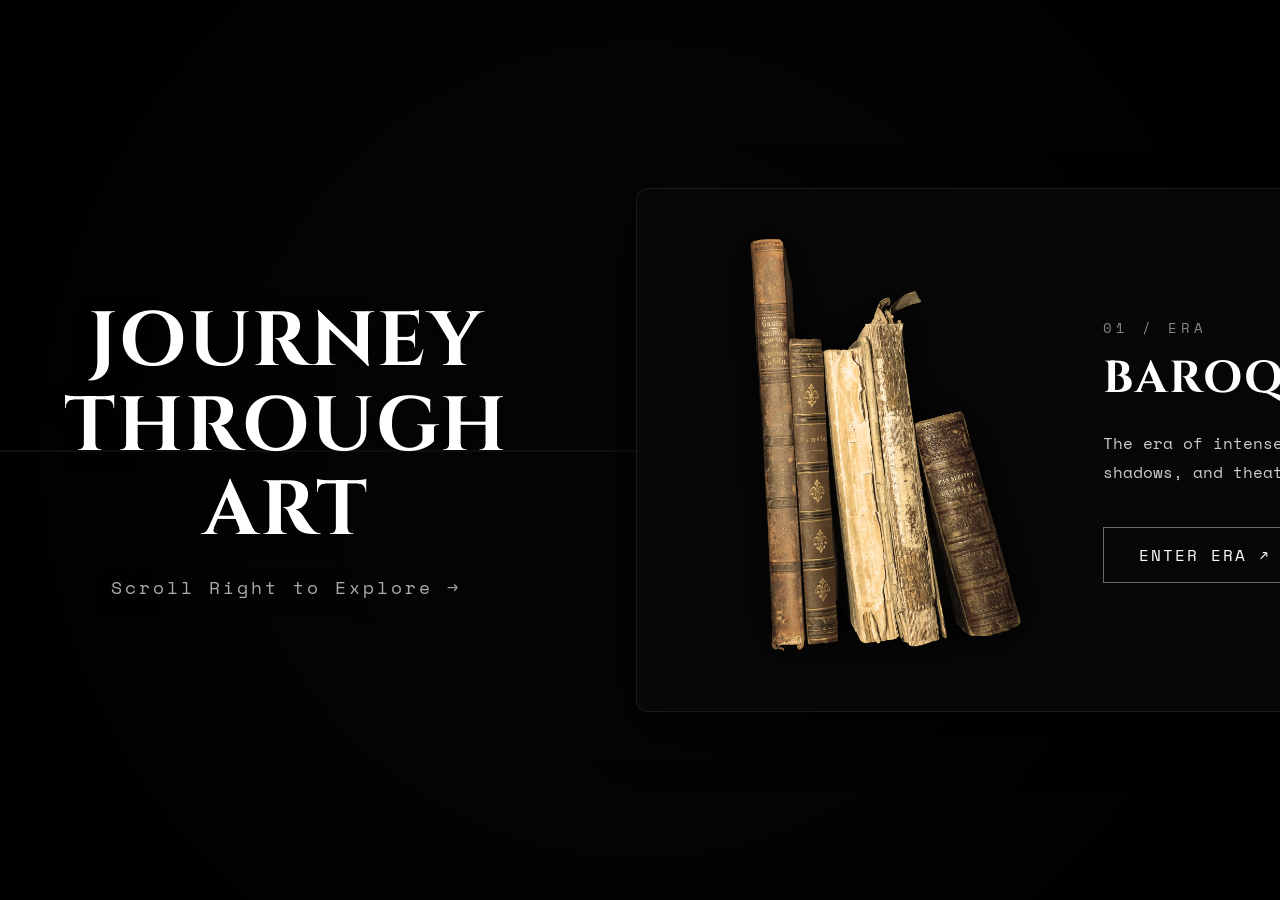
<file: index.html>
<!DOCTYPE html>
<html lang="en">
<head>
    <meta charset="UTF-8">
    <meta name="viewport" content="width=device-width, initial-scale=1.0">
    <title>Art History - Timeline</title>
    <link rel="stylesheet" href="index.css">
    <link href="https://fonts.googleapis.com/css2?family=Cinzel:wght@600&family=Space+Mono&display=swap" rel="stylesheet">
</head>
<body>

    <!-- 背景层 -->
    <div class="dynamic-bg" id="dynamic-bg"></div>
    <div class="bg-overlay"></div>

    <!-- 主线 -->
    <div class="timeline-main-line">
        <!-- 动态进度条 -->
        <div class="timeline-progress" id="timeline-progress"></div>
    </div>

    <div class="horizontal-scroll-container" id="scroll-container">

         <!-- 起始页 (Intro) -->
        <section class="node-section intro-node">
            <div class="intro-text">
                <h1>JOURNEY<br>THROUGH<br>ART</h1>
                <p>Scroll Right to Explore →</p>
            </div>
        </section>

        <div class="scroll-space"></div>

        <!-- 节点 1：巴洛克 -->
        <div class="node-section" data-bg="#3b0000">
            <div class="timeline-dot"></div>
            <div class="ui-panel">
                <div class="img-wrapper">
                    <img src="Baroque-Books.png.png" alt="Baroque">
                </div>
                <div class="text-content">
                    <span class="chapter-num">01 / ERA</span>
                    <h2>BAROQUE</h2>
                    <p>The era of intense light, deep shadows, and theatrical grandeur.</p>
                    <a href="venice.html" class="explore-btn">ENTER ERA ↗</a>
                </div>
            </div>
        </div>

        <!-- 过渡空间 (连接两个节点) -->
        <div class="scroll-space"></div>

        <!-- 节点 2：穆夏 -->
        <div class="node-section" data-bg="#2b1a00">
            <div class="timeline-dot"></div>
            <div class="ui-panel">
                <div class="img-wrapper">
                    <img src="Mucha-char1.png.png" alt="Art Nouveau">
                </div>
                <div class="text-content">
                    <span class="chapter-num">02 / ERA</span>
                    <h2>ART NOUVEAU</h2>
                    <p>Nature becomes art, with flowing lines and organic beauty.</p>
                    <a href="mucha.html" class="explore-btn">ENTER ERA ↗</a>
                </div>
            </div>
        </div>

        <!-- 过渡空间 -->
        <div class="scroll-space"></div>

        <!-- 节点 3：哥特 -->
        <div class="node-section" data-bg="#001226">
            <div class="timeline-dot"></div>
            <div class="ui-panel">
                <div class="img-wrapper">
                    <img src="butterfly.png" alt="Gothic">
                </div>
                <div class="text-content">
                    <span class="chapter-num">03 / ERA</span>
                    <h2>GOTHIC</h2>
                    <p>The dark, the divine, and the towering spires of the unknown.</p>
                    <a href="Gothic.html" class="explore-btn">ENTER ERA ↗</a>
                </div>
            </div>
        </div>

        <!-- 过渡空间 -->
        <div class="scroll-space"></div>

        <!-- 结尾页 (Outro) -->
        <section class="node-section outro-node">
            <div class="intro-text">
                <h1>THE END</h1>
                <p>Created by TianJiarui</p>
            </div>
        </section>

    </div>

    <script>
        const container = document.getElementById('scroll-container');
        const bgLayer = document.getElementById('dynamic-bg');
        const progress = document.getElementById('timeline-progress');
        const nodes = document.querySelectorAll('.node-section');
        const dots = document.querySelectorAll('.timeline-dot');

        // 📌 核心：滚动时连续变化
        container.addEventListener('scroll', () => {
            const maxScroll = container.scrollWidth - container.clientWidth;
            const scrollPercent = container.scrollLeft / maxScroll;
            
            // 1. 进度条跟着伸长
            progress.style.width = (scrollPercent * 100) + '%';

            // 2. 背景色连续渐变 (极其硬核的算色法)
            let r = 5, g = 5, b = 5; // 初始极夜黑
            nodes.forEach((node, index) => {
                const nodeRect = node.getBoundingClientRect();
                const windowCenter = window.innerWidth / 2;
                const nodeCenter = nodeRect.left + nodeRect.width / 2;
                const distance = Math.abs(windowCenter - nodeCenter);
                
                // 如果节点在屏幕中间附近，颜色开始混合
                if (distance < window.innerWidth) {
                    const hex = node.getAttribute('data-bg');
                    // 把 hex 转成 rgb
                    const [nr, ng, nb] = [parseInt(hex.slice(1,3), 16), parseInt(hex.slice(3,5), 16), parseInt(hex.slice(5,7), 16)];
                    const weight = 1 - (distance / window.innerWidth);
                    
                    r = Math.floor(5 + (nr - 5) * weight);
                    g = Math.floor(5 + (ng - 5) * weight);
                    b = Math.floor(5 + (nb - 5) * weight);
                }
            });
            bgLayer.style.backgroundColor = `rgb(${r}, ${g}, ${b})`;

            // 3. 时间线节点点亮
            nodes.forEach((node, index) => {
                const nodeRect = node.getBoundingClientRect();
                if (nodeRect.left < window.innerWidth / 2 && nodeRect.right > 0) {
                    dots[index].classList.add('active');
                } else {
                    dots[index].classList.remove('active');
                }
            });
        });

        // 📌 强行记住滚动位置：从详情页返回时，滚回原来的位置
        container.addEventListener('scroll', () => {
            sessionStorage.setItem('timelineScroll', container.scrollLeft);
        });
        window.addEventListener('load', () => {
            const saved = sessionStorage.getItem('timelineScroll');
            if (saved) {
                container.scrollLeft = saved;
                container.dispatchEvent(new Event('scroll')); // 触发一次计算
            }
        });
    </script>
</body>
</html>
</file>
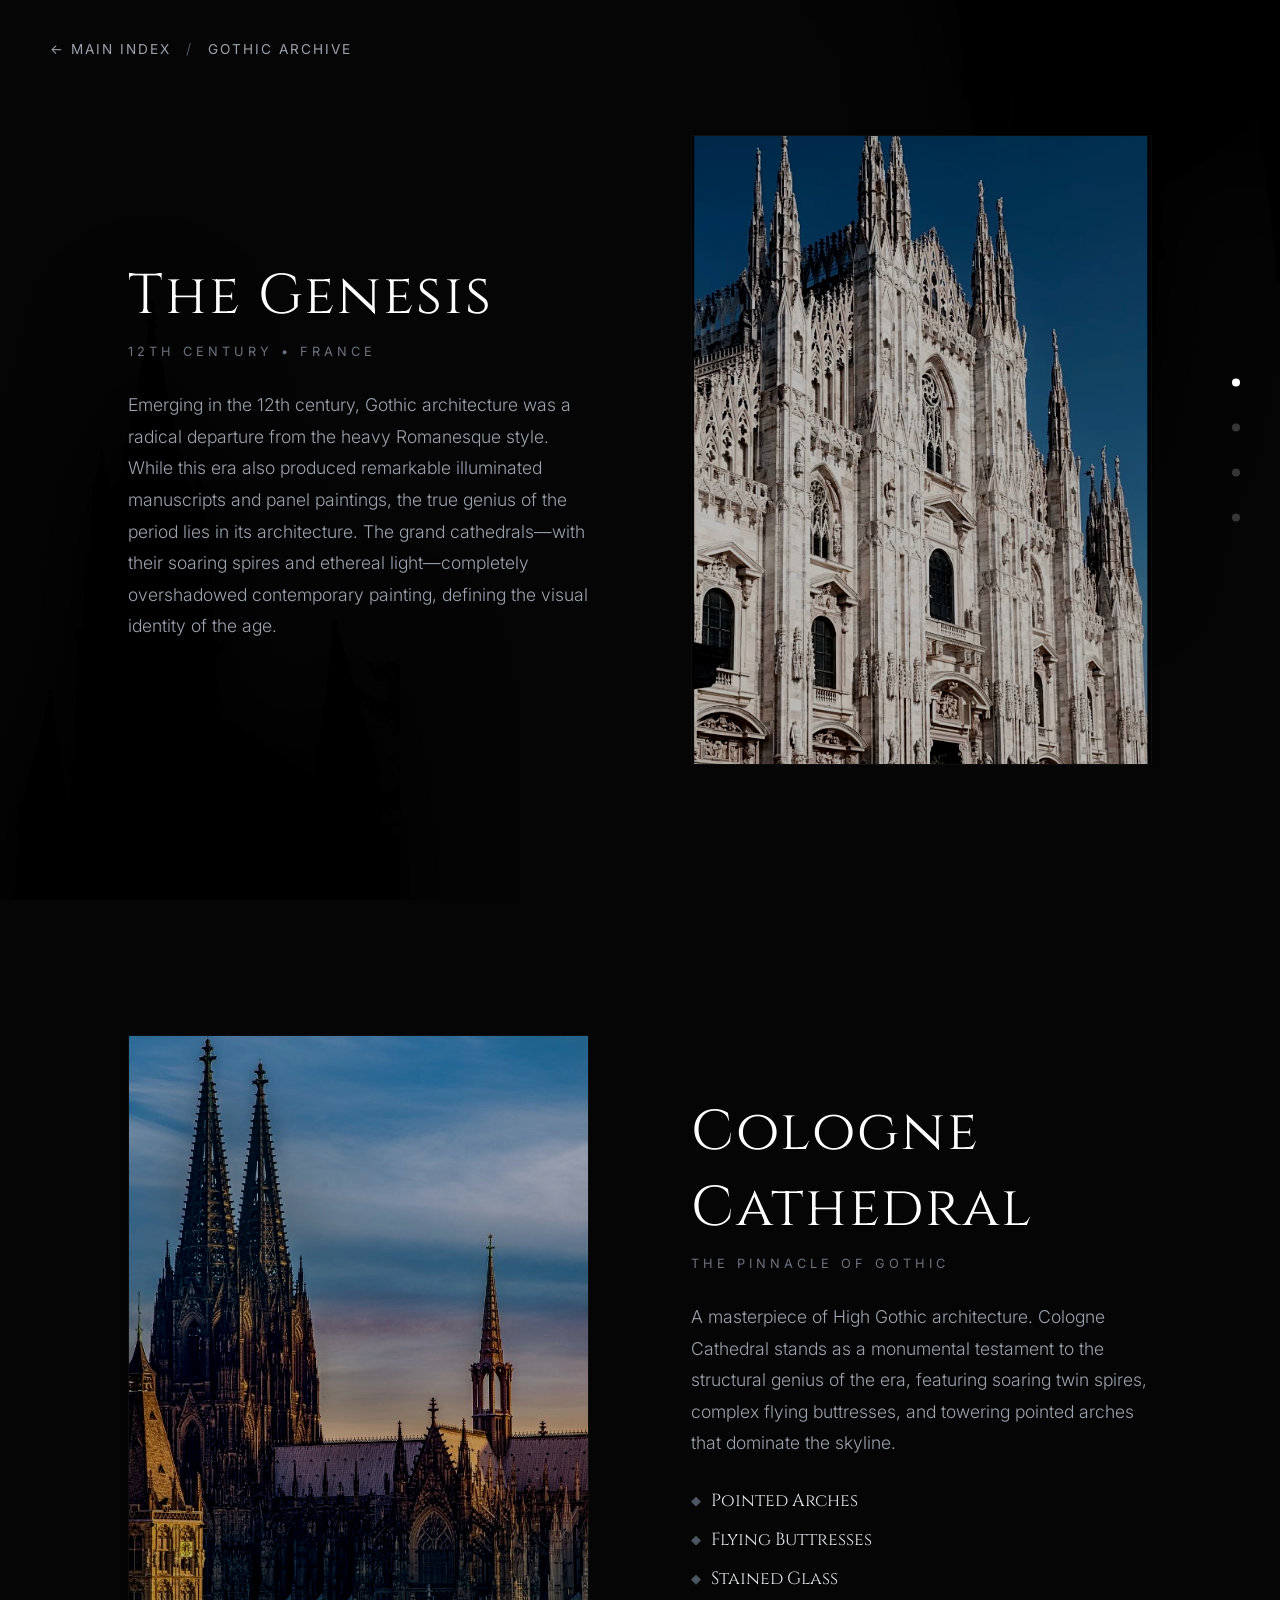
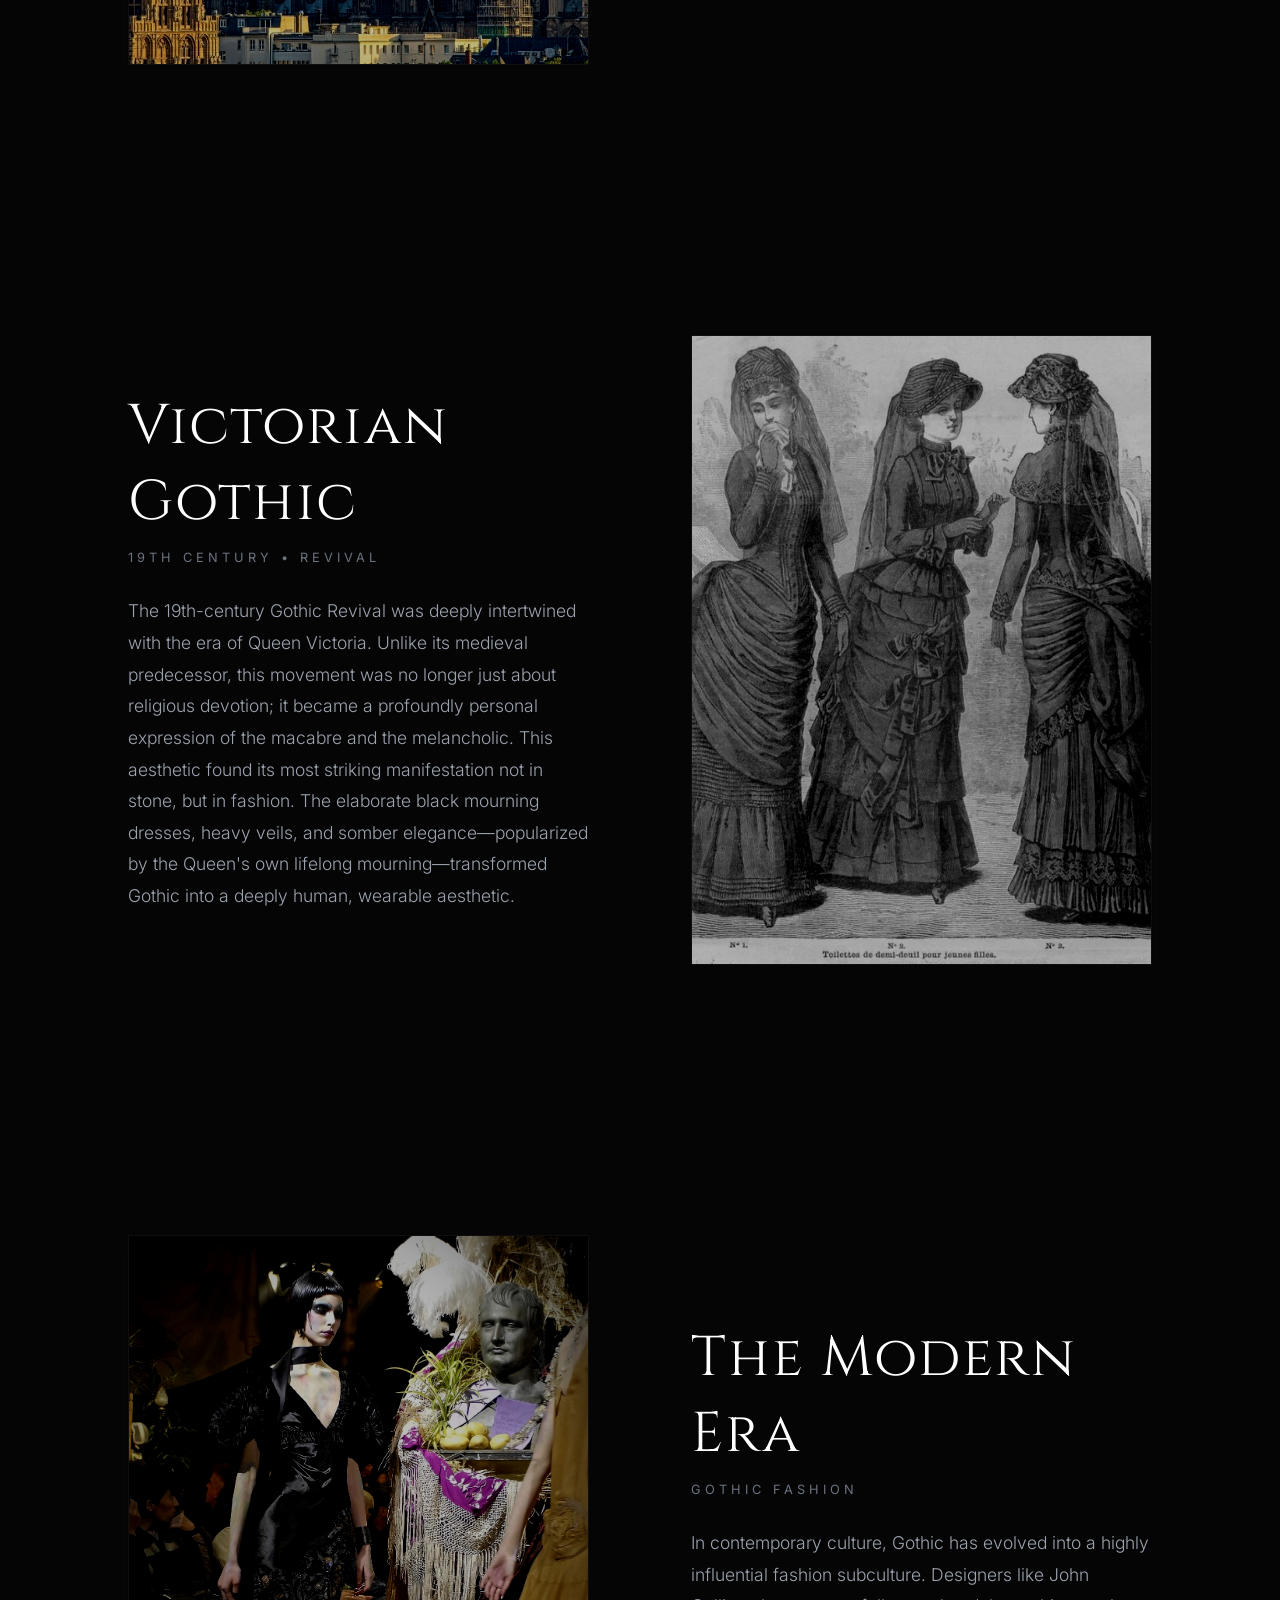
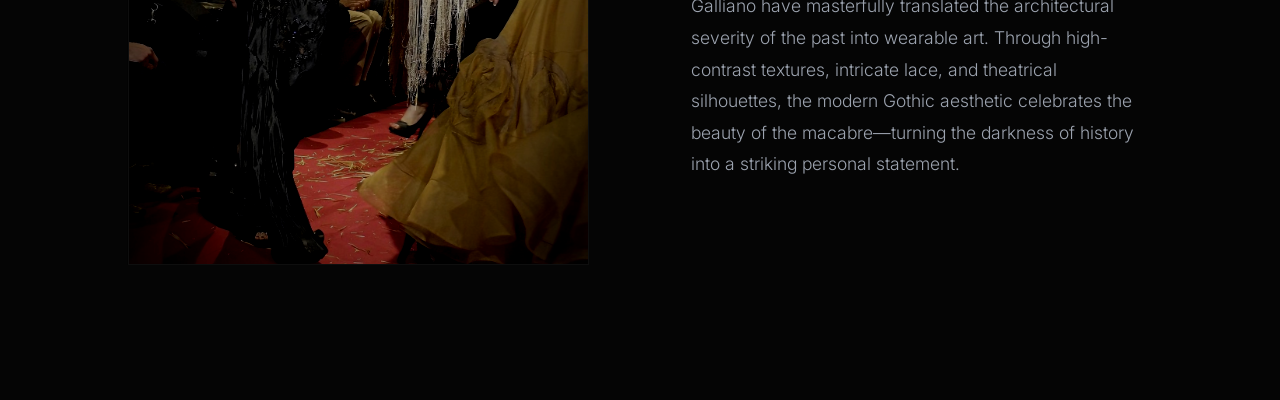
<file: Gothic-detail.html>
<!DOCTYPE html>
<html lang="en">
<head>
    <meta charset="UTF-8">
    <meta name="viewport" content="width=device-width, initial-scale=1.0">
    <title>Gothic - The Dark Aesthetic</title>
    <link rel="stylesheet" href="Gothic-detail.css">
    <!-- 引入高雅排版字体 -->
    <link href="https://fonts.googleapis.com/css2?family=Cinzel:wght@400;700&family=Inter:wght@300;400&display=swap" rel="stylesheet">
</head>
<body>

    <!-- 左上角：返回导航菜单 -->
    <div class="top-left-nav">
        <a href="index.html" class="back-btn">
            <span class="arrow">←</span> MAIN INDEX
        </a>
        <span class="nav-divider">/</span>
        <a href="Gothic.html" class="back-btn">
            GOTHIC ARCHIVE
        </a>
    </div>

    <!-- 右侧：悬浮时间轴导航 -->
    <nav class="side-nav">
        <ul>
            <li><a href="#origin" class="nav-dot active"><span>01. Origin</span></a></li>
            <li><a href="#cologne" class="nav-dot"><span>02. Cologne Cathedral</span></a></li>
            <li><a href="#victorian" class="nav-dot"><span>03. Victorian</span></a></li>
            <li><a href="#fashion" class="nav-dot"><span>04. Modern Fashion</span></a></li>
        </ul>
    </nav>

    <!-- ========================================== -->
    <!-- 第一屏：起源 (The Origin) -->
    <!-- ========================================== -->
    <section id="origin" class="content-section" 
    style="position: relative; overflow: hidden;">

    <!-- 贯穿全屏的固定背景（镜像双塔） -->
    <div class="fixed-mirror-bg">
        <!-- 左下角正常的教堂 -->
        <img class="spire-left" src="church(4).png" alt="Normal Spire">
        <!-- 右上角倒立的教堂 -->
        <img class="spire-right" src="church(4).png" alt="Inverted Spire">
    </div>

        <div class="text-container">
            <h1 class="section-title">The Genesis</h1>
            <p class="subtitle">12TH CENTURY • FRANCE</p>
            <p class="description">
                Emerging in the 12th century, Gothic architecture was a radical departure from the heavy Romanesque style. While this era also produced remarkable illuminated manuscripts and panel paintings, the true genius of the period lies in its architecture. The grand cathedrals—with their soaring spires and ethereal light—completely overshadowed contemporary painting, defining the visual identity of the age.
            </p>
        </div>
        <!-- 找一张早期的哥特建筑图，比如巴黎圣母院或者圣但尼圣殿 -->
        <div class="image-container">
            <img src="church(5).jpg" alt="Early Gothic Architecture">
        </div>
    </section>

    <!-- ========================================== -->
    <!-- 第二屏：科隆大教堂 (Cologne Cathedral) -->
    <!-- ========================================== -->
    <section id="cologne" class="content-section reverse-layout">
        <div class="text-container">
            <h1 class="section-title">Cologne Cathedral</h1>
            <p class="subtitle">THE PINNACLE OF GOTHIC</p>
            <p class="description">
                A masterpiece of High Gothic architecture. Cologne Cathedral stands as a monumental testament to the structural genius of the era, featuring soaring twin spires, complex flying buttresses, and towering pointed arches that dominate the skyline.
            </p>
            <ul class="feature-list">
                <li><span>◆</span> Pointed Arches</li>
                <li><span>◆</span> Flying Buttresses</li>
                <li><span>◆</span> Stained Glass</li>
            </ul>
        </div>
        <!-- 找一张极其宏伟的科隆大教堂照片（最好是黑白或低饱和度） -->
        <div class="image-container">
            <img src="Cologne-Cathedral.jpg" alt="Cologne Cathedral">
        </div>
    </section>

    <!-- ========================================== -->
    <!-- 第三屏：维多利亚哥特 (Victorian Gothic) -->
    <!-- ========================================== -->
    <section id="victorian" class="content-section">
        <div class="text-container">
            <h1 class="section-title">Victorian Gothic</h1>
            <p class="subtitle">19TH CENTURY • REVIVAL</p>
            <p class="description">
                The 19th-century Gothic Revival was deeply intertwined with the era of Queen Victoria. Unlike its medieval predecessor, this movement was no longer just about religious devotion; it became a profoundly personal expression of the macabre and the melancholic. This aesthetic found its most striking manifestation not in stone, but in fashion. The elaborate black mourning dresses, heavy veils, and somber elegance—popularized by the Queen's own lifelong mourning—transformed Gothic into a deeply human, wearable aesthetic.
            </p>
        </div>
        <!-- 找一张维多利亚哥特式建筑（比如伦敦的国会大厦，或者暗黑风的古堡） -->
        <div class="image-container">
            <img src="Victoria.jpg" alt="Victorian Gothic Architecture">
        </div>
    </section>

    <!-- ========================================== -->
    <!-- 第四屏：现代哥特穿搭 (Modern Fashion) -->
    <!-- ========================================== -->
    <section id="fashion" class="content-section reverse-layout">
        <div class="text-container">
            <h1 class="section-title">The Modern Era</h1>
            <p class="subtitle">GOTHIC FASHION</p>
            <p class="description">
                In contemporary culture, Gothic has evolved into a highly influential fashion subculture. Designers like John Galliano have masterfully translated the architectural severity of the past into wearable art. Through high-contrast textures, intricate lace, and theatrical silhouettes, the modern Gothic aesthetic celebrates the beauty of the macabre—turning the darkness of history into a striking personal statement.
            </p>
        </div>
        <!-- 找一张你喜欢的黑白哥特穿搭图 -->
        <div class="image-container">
            <img src="Fashion.jpg" alt="Gothic Fashion">
        </div>
    </section>

    <script>

        // 监听滚动，让元素出现
    const sections = document.querySelectorAll('.content-section');

    const revealObserver = new IntersectionObserver((entries) => {
        entries.forEach(entry => {
            // 如果这个区块进入了屏幕视野
            if (entry.isIntersecting) {
                // 加上 active 类，这就像按下了开关，CSS 里写的动画就会开始播放
                entry.target.classList.add('active');
            }
            });
        }, {
            threshold: 0.2 // 只要露出 20% 就开始播放
        });

    sections.forEach(section => revealObserver.observe(section));


    // -------------------------
    // 下面是你原本用来让右侧圆点亮起的代码
    // -------------------------
    const navDots = document.querySelectorAll('.nav-dot');

    const observerOptions = {
        root: null,
        rootMargin: '0px',
        threshold: 0.5 
    };

    const observer = new IntersectionObserver((entries) => {
        entries.forEach(entry => {
            if (entry.isIntersecting) {
                navDots.forEach(dot => dot.classList.remove('active'));
                const id = entry.target.getAttribute('id');
                document.querySelector(`.nav-dot[href="#${id}"]`).classList.add('active');
            }
        });
    }, observerOptions);

    sections.forEach(section => observer.observe(section));
    </script>
</body>
</html>
</file>
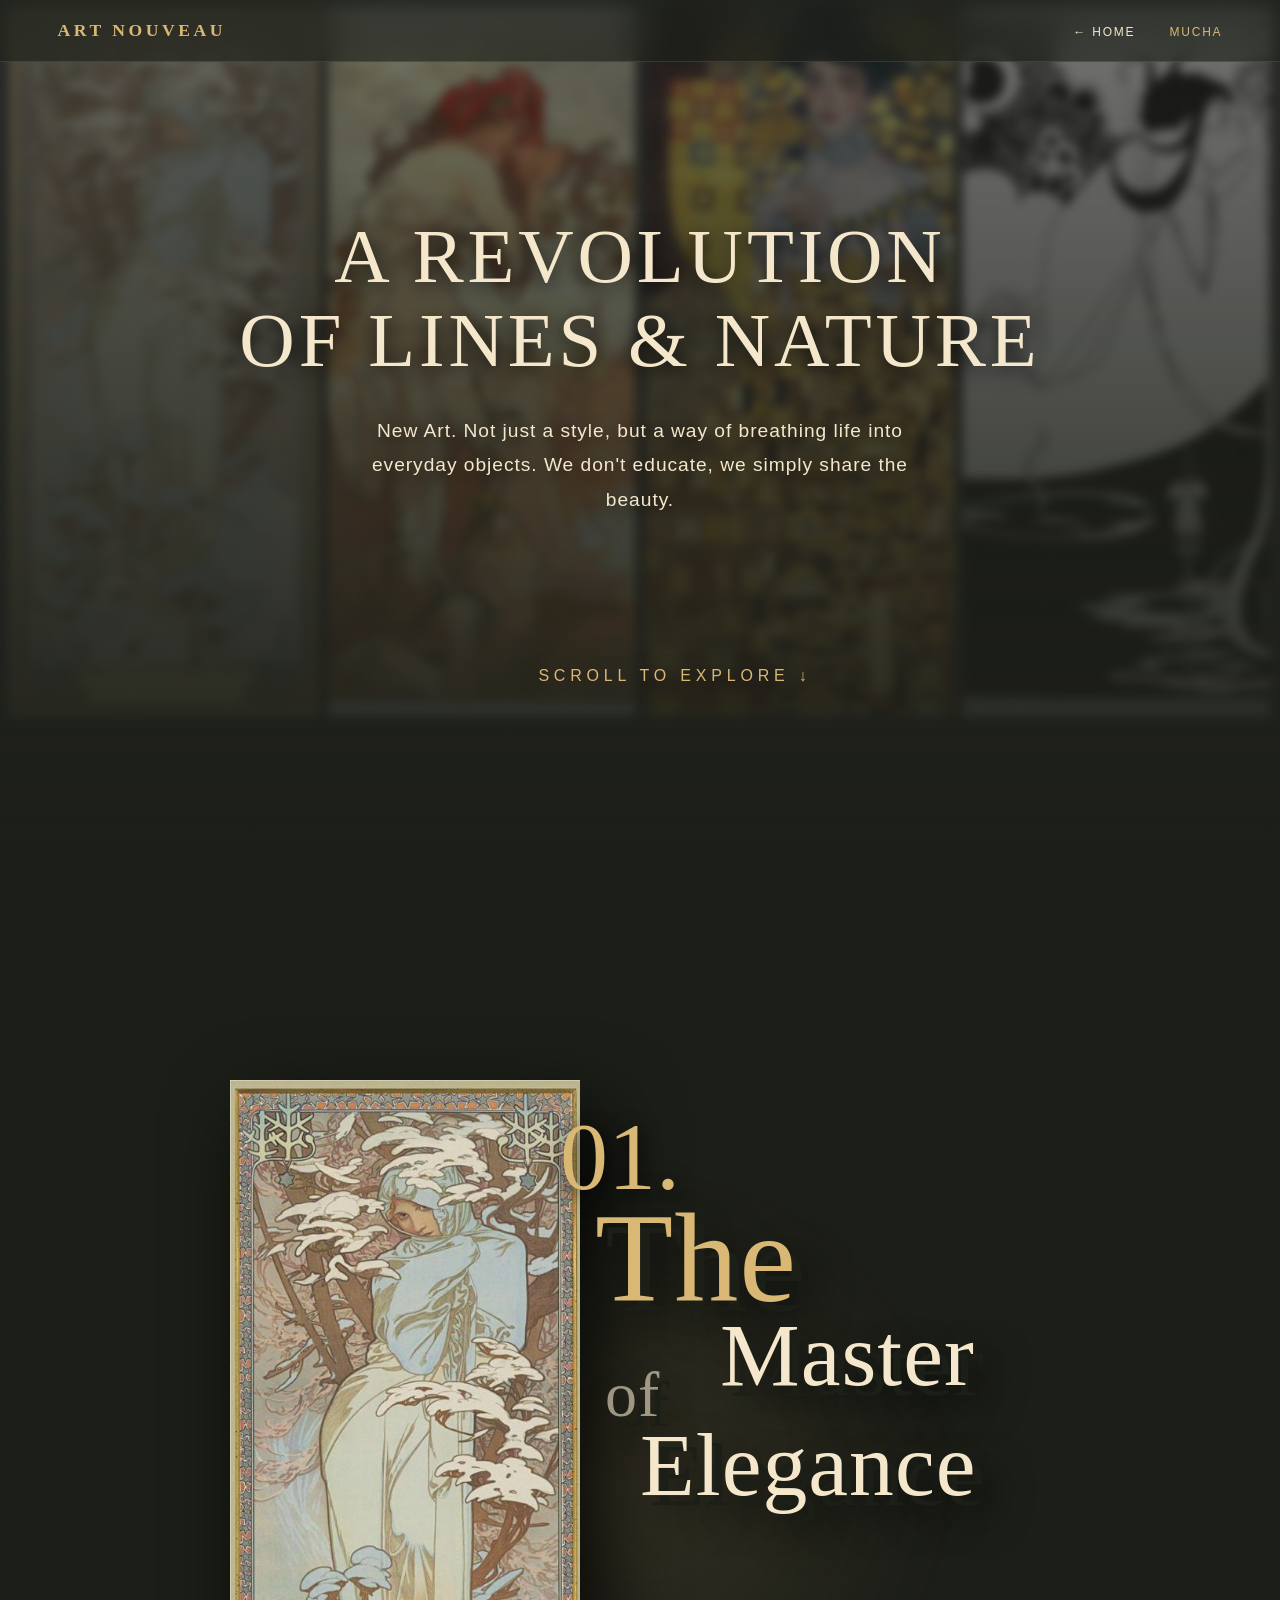
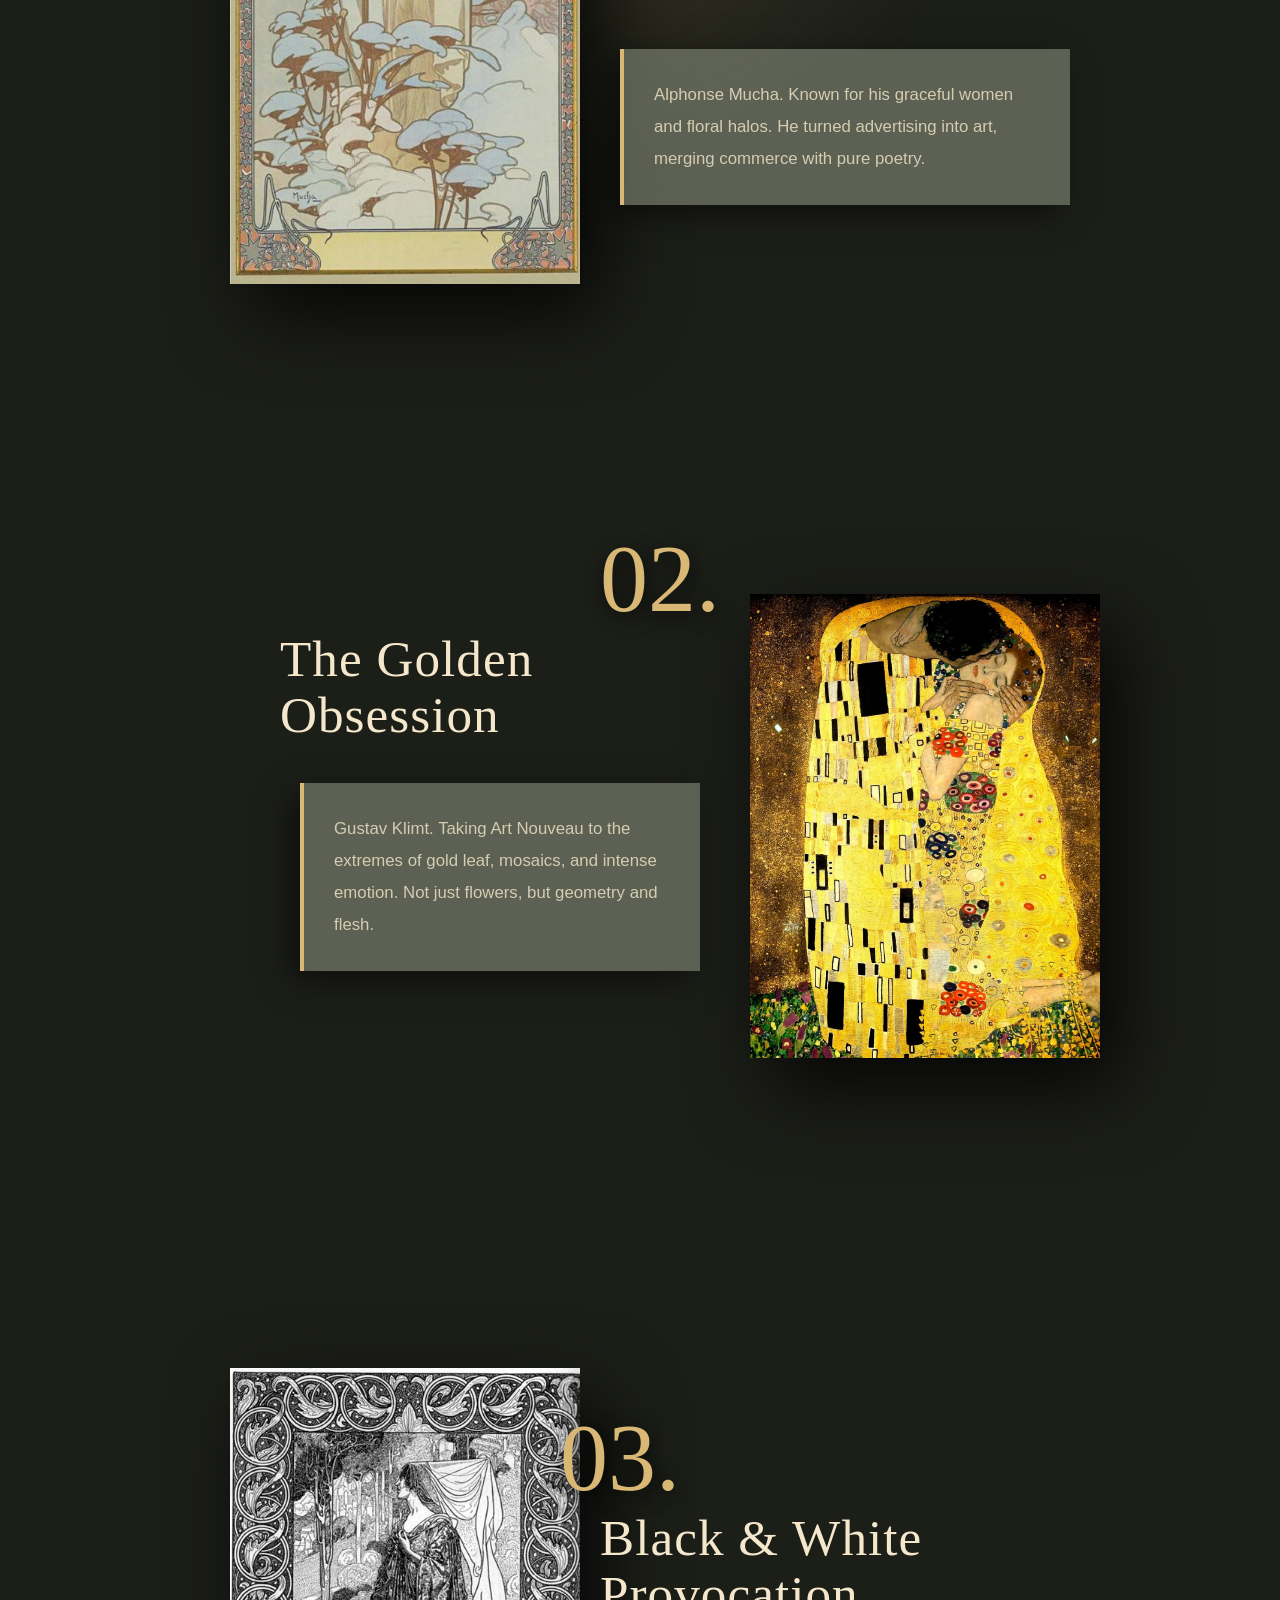
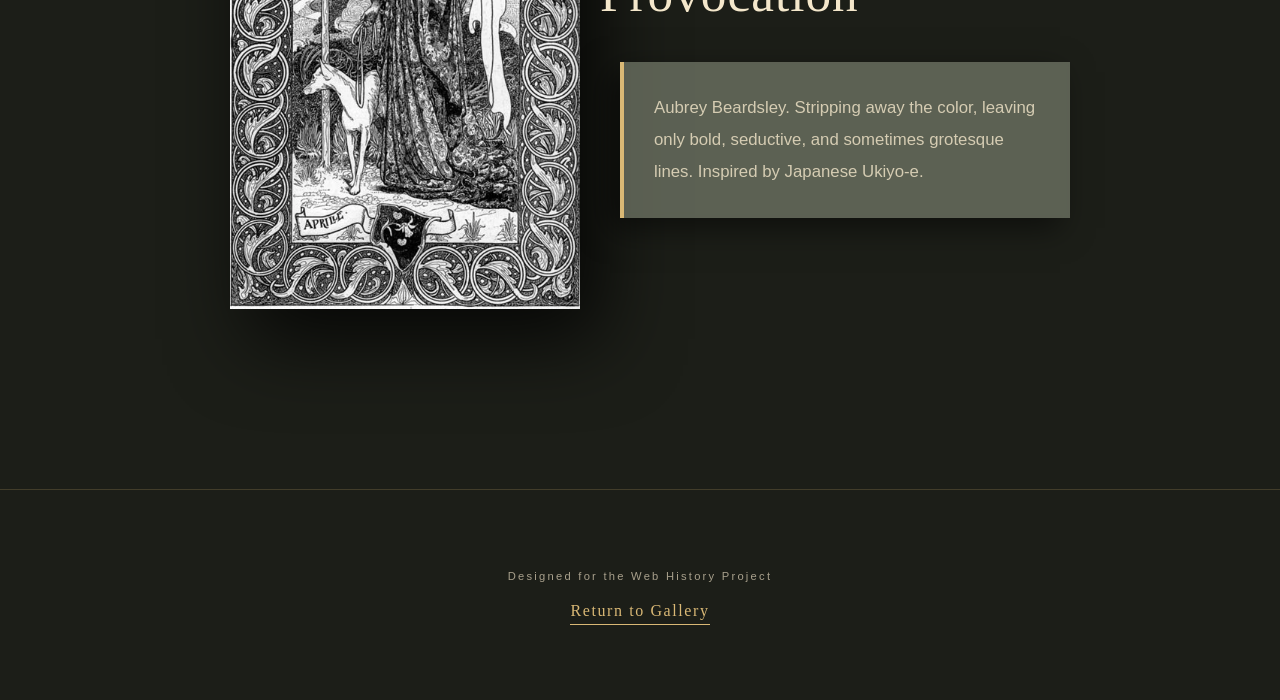
<file: nouveau.html>
<!DOCTYPE html>
<html lang="en">
<head>
    <meta charset="UTF-8">
    <meta name="viewport" content="width=device-width, initial-scale=1.0">
    <title>Art Nouveau — The Moodboard</title>
    <!-- 字体引入和上一页一样 -->
    <link rel="preconnect" href="https://fonts.gstatic.com" crossorigin>
    <link rel="stylesheet" href="nouveau.css">
</head>
<body class="nouveau-theme">

    <!-- 1. 顶部导航栏 -->
    <nav class="top-nav">
        <div class="nav-logo">ART NOUVEAU</div>
        <div class="nav-links">
            <!-- 这里的 href 填你主页的文件名 -->
            <a href="index.html">← HOME</a> 
            <a href="mucha.html" class="active">MUCHA</a>
            <!-- 你可以以后再加别的 -->
        </div>
    </nav>


    <!-- 2. 引言区 (首屏 - 毛玻璃博物馆效果) -->
    <header class="intro-section">

    <!-- 👇 新增：背景画作拼贴层 -->
    <div class="gallery-backdrop" aria-hidden="true">
        <!-- 你可以把你别的图放进来，这里用 4 张图拼贴打个样 -->
        <img src="Mucha-char7.png.webp" alt="">
        <img src="Mucha-char5.png.webp" alt="">
        <img src="Nouveau(1).png" alt="">
        <img src="Aprille(2).png" alt="">
    </div>

    <!-- 文字内容需要提升层级，把它包起来 -->
    <div class="intro-content">
        <h1>A REVOLUTION<br>OF LINES & NATURE</h1>
        <p>New Art. Not just a style, but a way of breathing life into everyday objects. We don't educate, we simply share the beauty.</p>
        <div class="scroll-down-hint">SCROLL TO EXPLORE ↓</div>
    </div>

</header>

    <!-- 3. 画家线索板区 -->
    <main class="moodboard">
        
        <!-- 第一个画家：穆夏 -->
        <section class="artist-block">
            <div class="glow-bg"></div>

            <div class="img-container">
                <img class="mucha-art" src="Mucha-char7.png.webp" alt="Mucha Art">
            </div>
    
            <div class="text-container">
                <!-- 01 保留，用华丽花体 -->
                <span class="num script-font">01.</span>
        
                <!-- ? 核心：把标题拆碎，用 span 包起来 -->
                <h2 class="shattered-title">
                    <span class="word1">The</span>
                    <span class="word2">Master</span>
                    <span class="word3">of</span>
                    <span class="word4">Elegance</span>
                </h2>
        
                <p>Alphonse Mucha. Known for his graceful women and floral halos. He turned advertising into art, merging commerce with pure poetry.</p>
            </div>
        </section>

        <!-- 第二个画家：克里姆特 (金灿灿的) -->
        <section class="artist-block reverse">
            <div class="img-container">
                <img class="mucha-art" src="Nouveau(2).png" alt="">
            </div>
            <div class="text-container">
                <span class="num">02.</span>
                <h2>The Golden Obsession</h2>
                <p>Gustav Klimt. Taking Art Nouveau to the extremes of gold leaf, mosaics, and intense emotion. Not just flowers, but geometry and flesh.</p>
            </div>
        </section>

        

        <!-- 第三个画家：比亚兹莱 (黑白线稿) -->
        <section class="artist-block">
            <div class="img-container">
                <img class="mucha-art" src="Aprille(1).png" alt="">
            </div>
            <div class="text-container">
                <span class="num">03.</span>
                <h2>Black & White Provocation</h2>
                <p>Aubrey Beardsley. Stripping away the color, leaving only bold, seductive, and sometimes grotesque lines. Inspired by Japanese Ukiyo-e.</p>
            </div>
        </section>

    </main>

    <!-- 4. 底部 -->
    <footer class="page-footer">
        <p>Designed for the Web History Project</p>
        <a href="index.html" class="back-home">Return to Gallery</a>
    </footer>
</body>
</html>
</file>
<file: index.css>
* {
    margin: 0; padding: 0; box-sizing: border-box;
}

body {
    background-color: #050505;
    color: #fff;
    font-family: 'Space Mono', monospace;
    overflow: hidden; 
}

/* =========================================
   连续渐变的动态背景层
   ========================================= */
.dynamic-bg {
    position: fixed;
    inset: 0;
    z-index: 0;
    /* 去掉了 transition，因为 JS 每一帧都在计算颜色，不需要 CSS 补间了，更丝滑 */
}
.bg-overlay {
    position: fixed;
    inset: 0;
    background: radial-gradient(circle at center, transparent 40%, #000 100%);
    z-index: 1;
    pointer-events: none;
}

/* =========================================
   贯穿全屏的时间轴
   ========================================= */
.timeline-main-line {
    position: fixed;
    top: 50%;
    left: 0;
    width: 100vw;
    height: 2px;
    background-color: rgba(255, 255, 255, 0.05);
    z-index: 2;
}
/* 跟随滑动的白色发光进度条 */
.timeline-progress {
    height: 100%;
    width: 0%;
    background-color: #fff;
    box-shadow: 0 0 15px #fff;
    transition: width 0.1s linear;
}

/* =========================================
   核心：横向自由长卷轴
   ========================================= */
.horizontal-scroll-container {
    display: flex;
    width: 100vw;
    height: 100vh;
    overflow-x: auto;
    overflow-y: hidden;
    scrollbar-width: none;
    position: relative;
    z-index: 3;
    
    /* 核心改动：去掉了 scroll-snap-type，变成自由丝滑滚动 */
    scroll-behavior: smooth;
}
.horizontal-scroll-container::-webkit-scrollbar { display: none; }

/* =========================================
   节点区域 & 首尾页
   ========================================= */
.node-section {
    flex: 0 0 auto;
    height: 100vh;
    display: flex; align-items: center; justify-content: center;
    position: relative;
    padding: 0 5vw;
}

.intro-node, .outro-node {
    flex: 0 0 100vw; /* 依然占据满屏 */
    flex-direction: column;
    text-align: center;
    /* 👈 删掉了原来的 background: radial-gradient(...) */
    /* 让它们也透明，这样就能看到后面 JS 算出来的纯色背景了 */
    background: transparent; 
    /* 确保字在最上面 */
    position: relative; 
    z-index: 5;
}

.intro-text {
    /* 稍微给文字一点阴影，防止在浅色背景上看不清 */
    text-shadow: 0 5px 20px rgba(0, 0, 0, 0.8); 
}

.intro-text h1 {
    font-family: 'Cinzel', serif;
    font-size: 6vw; 
    line-height: 1.1; 
    margin-bottom: 20px;
    letter-spacing: 2px;
}

.intro-text p { 
    color: #aaa; 
    letter-spacing: 3px; 
    font-size: 1.1rem;
}

/* =========================================
   节点区域
   ========================================= */
.node-section {
    flex: 0 0 auto;
    height: 100vh;
    display: flex;
    align-items: center;
    justify-content: center;
    position: relative;
}

/* 时间线上的点 */
.timeline-dot {
    position: absolute;
    top: calc(50% - 6px); /* 卡在中线上 */
    left: 50%;
    transform: translateX(-50%);
    width: 12px; height: 12px;
    background-color: #333;
    border: 2px solid #555;
    border-radius: 50%;
    z-index: 4;
    transition: all 0.3s;
}
/* 激活时的点 */
.timeline-dot.active {
    background-color: #fff;
    border-color: #fff;
    box-shadow: 0 0 20px #fff;
    transform: translateX(-50%) scale(1.5);
}

/* =========================================
   UI 面板 (聚拢，悬浮，毛玻璃)
   ========================================= */
.ui-panel {
    display: flex;
    align-items: center;
    gap: 3vw;
    width: 70vw;
    max-width: 1000px;
    
    background: rgba(10, 10, 10, 0.6);
    backdrop-filter: blur(20px);
    -webkit-backdrop-filter: blur(20px);
    border: 1px solid rgba(255, 255, 255, 0.08);
    padding: 4vh 4vw;
    border-radius: 12px;
    box-shadow: 0 20px 50px rgba(0,0,0,0.8);
    
    /* 让 UI 悬浮在时间轴上层 */
    position: relative;
    z-index: 5;
}

.img-wrapper {
    flex: 1;
    height: 50vh;
    display: flex;
    justify-content: center;
    align-items: center;
}
.img-wrapper img {
    max-width: 100%; max-height: 100%;
    object-fit: contain;
    filter: drop-shadow(0 0 25px rgba(0,0,0,0.9));
}

.text-content {
    flex: 1;
}

.chapter-num { font-size: 0.9rem; color: #888; letter-spacing: 4px; margin-bottom: 10px; display: block;}
.text-content h2 {
    font-family: 'Cinzel', serif;
    font-size: 3.5vw;
    margin-bottom: 20px;
    letter-spacing: 2px;
}
.text-content p {
    font-size: 1rem; line-height: 1.8; color: #ccc;
    margin-bottom: 40px;
}

.explore-btn {
    display: inline-block; 
    padding: 15px 35px;
    color: #fff; text-decoration: none;
    border: 1px solid rgba(255, 255, 255, 0.4);
    letter-spacing: 2px; transition: all 0.3s;
    background: transparent;
}
.explore-btn:hover {
    background: #fff; color: #000;
    border-color: #fff;
}

/* 📱 手机端适配 */
@media screen and (max-width: 768px) {
    .ui-panel {
        flex-direction: column;
        gap: 2vh;
        width: 85vw;
        height: 80vh;
        padding: 3vh 3vw;
        justify-content: space-around;
    }
    .img-wrapper { height: 35vh; }
    .text-content { text-align: center; }
    .text-content h2 { font-size: 2.5rem; margin-bottom: 10px; }
    .explore-btn { padding: 10px 25px; }
    /* 手机端隐藏时间轴上的点，避免屏幕太小挡住字 */
    .timeline-dot { display: none; }
}
</file>
<file: Gothic-detail.css>
/* =========================================
   全局设置 & 字体
   ========================================= */
* {
    margin: 0;
    padding: 0;
    box-sizing: border-box;
}

body {
    background-color: #050505; /* 极夜黑 */
    color: #d1d5db; /* 银灰文字，比纯白更高级 */
    font-family: 'Inter', sans-serif;
    
    /* 开启瀑布流吸附 */
    scroll-snap-type: y mandatory;
    overflow-y: scroll;
    height: 100vh;
}

/* =========================================
   瀑布流区块布局 (左右交错排版)
   ========================================= */
.content-section {
    height: 100vh;
    width: 100vw;
    display: flex;
    align-items: center;
    justify-content: center;
    gap: 8vw; /* 左右间距 */
    padding: 0 10vw;
    
    /* 每次滚动停靠在这里 */
    scroll-snap-align: start; 
}

/* 偶数屏反向排版 (图在左，文在右) */
.reverse-layout {
    flex-direction: row-reverse;
}

/* =========================================
   文字排版区域
   ========================================= */
.text-container {
    flex: 1; /* 占据剩余空间 */
    max-width: 500px;
}

.section-title {
    font-family: 'Cinzel', serif;
    font-size: 3.5rem;
    font-weight: 400;
    color: #ffffff;
    letter-spacing: 2px;
    margin-bottom: 10px;
}

.subtitle {
    font-family: 'Inter', sans-serif;
    font-size: 0.8rem;
    letter-spacing: 4px;
    color: #6b7280; /* 暗灰色标签 */
    margin-bottom: 30px;
    text-transform: uppercase;
}

.description {
    font-size: 1.1rem;
    line-height: 1.8;
    color: #9ca3af;
    font-weight: 300;
}

/* 科隆大教堂特有的列表样式 */
.feature-list {
    list-style: none;
    margin-top: 30px;
}
.feature-list li {
    font-family: 'Cinzel', serif;
    font-size: 1.1rem;
    margin-bottom: 15px;
    color: #e5e7eb;
    display: flex;
    align-items: center;
    gap: 10px;
}
.feature-list span {
    color: #4b5563;
    font-size: 0.8rem;
}

/* =========================================
   图片容器区域
   ========================================= */
.image-container {
    flex: 1;
    height: 70vh;
    display: flex;
    justify-content: center;
    align-items: center;
}

.image-container img {
    width: 100%;
    height: 100%;
    object-fit: cover;
    /* 核心滤镜：降低亮度，提高对比度，边缘加一点暗角阴影，完美融入黑背景 */
    filter: brightness(0.7) contrast(1.2);
    box-shadow: 0 20px 50px rgba(0, 0, 0, 0.8);
    border: 1px solid rgba(255,255,255,0.05); /* 极细的边框 */
}



/* =========================================
   左上角：极简多级返回导航
   ========================================= */
.top-left-nav {
    position: fixed;
    top: 40px;
    left: 50px;
    z-index: 1000;
    display: flex;
    align-items: center;
    gap: 15px;
    font-family: 'Inter', sans-serif;
    font-size: 0.85rem;
    letter-spacing: 2px;
}

.back-btn {
    color: #9ca3af;
    text-decoration: none;
    transition: all 0.3s ease;
    display: flex;
    align-items: center;
    gap: 6px;
}

.back-btn:hover {
    color: #ffffff;
    text-shadow: 0 0 10px rgba(255,255,255,0.3);
}

/* 箭头悬停动画 */
.back-btn .arrow {
    transition: transform 0.3s ease;
}
.back-btn:hover .arrow {
    transform: translateX(-4px);
}

/* 中间的斜杠分割线 */
.nav-divider {
    color: #4b5563; /* 暗灰色，不抢眼 */
    font-size: 0.9rem;
    user-select: none; /* 防止被鼠标选中 */
}


/* =========================================
   右侧时间轴导航 (极简圆点)
   ========================================= */
.side-nav {
    position: fixed;
    right: 40px;
    top: 50%;
    transform: translateY(-50%);
    z-index: 1000;
}

.side-nav ul {
    list-style: none;
    display: flex;
    flex-direction: column;
    gap: 25px;
    align-items: flex-end; /* 圆点靠右对齐 */
}

.nav-dot {
    display: flex;
    align-items: center;
    justify-content: flex-end;
    text-decoration: none;
    position: relative;
    height: 20px;
}

/* 默认是小圆点 */
.nav-dot::after {
    content: '';
    display: block;
    width: 8px;
    height: 8px;
    border-radius: 50%;
    background-color: rgba(255,255,255,0.2);
    transition: all 0.4s ease;
}

/* 文字标签平时隐藏 */
.nav-dot span {
    position: absolute;
    right: 25px; /* 文字在圆点左边 */
    color: #d1d5db;
    font-family: 'Inter', sans-serif;
    font-size: 0.75rem;
    letter-spacing: 1px;
    white-space: nowrap;
    opacity: 0;
    transform: translateX(10px);
    transition: all 0.4s ease;
    pointer-events: none;
}



.fixed-mirror-bg {
    position: fixed;
    top: 0; left: 0;
    width: 100vw; height: 100vh;
    z-index: 0; /* 永远垫在最底层 */
    pointer-events: none;
    overflow: hidden;
}

.fixed-mirror-bg img {
    position: absolute;
    height: 85vh; /* 教堂高度，可以根据你的素材微调 */
    width: auto;
    /* 核心：极度压暗，让它成为幽灵般的背景，不抢正文风头 */
    filter: brightness(0.15) contrast(1.5) drop-shadow(0 0 50px #000); 
}

/* 左下角 */
.spire-left {
    bottom: -10vh; 
    left: -5vw;
}

/* 右上角：倒立放置 */
.spire-right {
    top: -10vh; 
    right: -5vw;
    transform: scaleY(-1); /* 垂直翻转 */
}

/* 初始状态：容器高度为0，图片略微放大 */
.image-container {
    clip-path: inset(0 0 100% 0); /* 从底部裁切，初始不可见 */
    transition: clip-path 1.5s cubic-bezier(0.2, 0.8, 0.2, 1);
}

.image-container img {
    transform: scale(1.1);
    transition: transform 1.5s cubic-bezier(0.2, 0.8, 0.2, 1);
}

/* 触发状态：裁切解除，图片缩小回正常 */
.content-section.active .image-container {
    clip-path: inset(0 0 0 0); /* 完全展开 */
}

.content-section.active .image-container img {
    transform: scale(1);
}


/* 在 CSS 最后加上这段 */
@keyframes textReveal {
    0% { opacity: 0; transform: translateY(20px); filter: blur(5px); }
    100% { opacity: 1; transform: translateY(0); filter: blur(0); }
}

/* 给文字容器加上触发类 */
.text-container {
    /* 默认隐藏 */
    opacity: 0; 
}

/* 当这个 section 进入视口时，触发动画 */
.content-section.active .text-container {
    animation: textReveal 1.2s cubic-bezier(0.2, 0.8, 0.2, 1) forwards;
}

/* 让段落比标题稍微晚一点点出来，形成层次 */
.content-section.active .description,
.content-section.active .feature-list {
    animation: textReveal 1.2s cubic-bezier(0.2, 0.8, 0.2, 1) 0.3s forwards;
    opacity: 0; /* 初始隐藏，等待动画 */
}

.nav-dot.active::after {
    background-color: #fff;
    border-color: #fff;
    box-shadow: 0 0 0 0 rgba(255,255,255,0.7); /* 初始光环 */
    animation: nodeGlow 1s ease-out; /* 每次激活时闪烁一下 */
}

@keyframes nodeGlow {
    0% { box-shadow: 0 0 0 0 rgba(255,255,255,0.7); transform: scale(1.5); }
    70% { box-shadow: 0 0 0 15px rgba(255,255,255,0); transform: scale(1.2); }
    100% { box-shadow: 0 0 0 0 rgba(255,255,255,0); transform: scale(1); }
}

@keyframes breatheFloat {
    0% { transform: translateY(0); }
    50% { transform: translateY(-15px); }
    100% { transform: translateY(0); }
}

.spire-left {
    animation: breatheFloat 8s ease-in-out infinite;
}

/* 右上角：既要倒立，又要漂浮 */
@keyframes breatheFloatRight {
    0% { transform: scaleY(-1) translateY(0); }
    50% { transform: scaleY(-1) translateY(-15px); }
    100% { transform: scaleY(-1) translateY(0); }
}

.spire-right {
    animation: breatheFloatRight 8s ease-in-out infinite;
}
</file>
<file: nouveau.css>
/* =========================================
   基础设置 & 变量
========================================= */
:root {
  --ink: #1c1e18;       /* 稍暗的背景底色 */
  --cream: #f4e7cb;     /* 奶油色文字 */
  --gold: #d9b875;      /* 金色 */
  --muted: rgba(244, 231, 203, .65);
}

* { box-sizing: border-box; margin: 0; padding: 0; }

body.nouveau-theme {
  background-color: var(--ink);
  color: var(--cream);
  font-family: "Cormorant Garamond", Georgia, serif;
  /* 加点极微弱的纸张噪点纹理 */
  background-image: radial-gradient(circle at center, #24261f 0%, #151712 100%);
  background-attachment: fixed;
  overflow-x: hidden;
}

/* =========================================
   顶部导航栏 (毛玻璃效果)
========================================= */
.top-nav {
  position: fixed;
  top: 0; left: 0; width: 100%;
  display: flex;
  justify-content: space-between;
  align-items: center;
  padding: 20px 4.5%;
  z-index: 999;
  
  /* 毛玻璃 */
  background: rgba(28, 30, 24, 0.6);
  backdrop-filter: blur(20px);
  -webkit-backdrop-filter: blur(20px);
  border-bottom: 1px solid rgba(217, 184, 117, 0.15);
}

.nav-logo {
  font-weight: 600;
  letter-spacing: 0.2em;
  font-size: 1.1rem;
  color: var(--gold);
}

.nav-links a {
  color: var(--cream);
  text-decoration: none;
  font-family: "Inter", sans-serif;
  font-size: 0.75rem;
  letter-spacing: 0.15em;
  margin-left: 30px;
  transition: color 0.3s;
}

.nav-links a:hover, .nav-links a.active {
  color: var(--gold);
}


/* =========================================
   首屏：毛玻璃博物馆背景
========================================= */
.intro-section {
  position: relative; /* 关键：为了让内部元素绝对定位 */
  height: 100vh;
  display: flex;
  justify-content: center;
  align-items: center;
  overflow: hidden; /* 防止背景图溢出 */

  background-color: #333;
}

/* 首屏的网格背景层 */
.gallery-backdrop {
  position: absolute;
  top: 0; left: 0; width: 100%; height: 100%;
  z-index: 1;
  
  display: grid;
  /* 规整的四列两行，极度舒适 */
  grid-template-columns: repeat(4, 1fr);
  grid-template-rows: repeat(2, 1fr);
  gap: 10px;
  padding: 10px;
}

.gallery-backdrop img {
  width: 100%;
  height: 100%;
  object-fit: cover; 
  /* 去掉所有旋转，规规矩矩铺满 */
  transform: none; 
  opacity: 0.6;
  /* 微微模糊一点点底图，更有纵深感 */
  filter: blur(2px); 
}

/* 核心：修改毛玻璃蒙版 */
.intro-section::after {
  content: "";
  position: absolute;
  inset: 0;
  z-index: 2;
  backdrop-filter: blur(5px);
  -webkit-backdrop-filter: blur(8px);
  
  /* 🌟 魔法在这里：上面透明，底下全黑，实现完美过渡！ */
  background: linear-gradient(
    to bottom, 
    rgba(28, 30, 24, 0.4) 0%,    /* 顶部半透明 */
    rgba(28, 30, 24, 0.7) 50%,   /* 中间偏暗 */
    rgba(28, 30, 24, 1) 100%     /* 底部变成纯黑，完美衔接下一个模块 */
  );
}



/* 首屏文字内容 (必须在毛玻璃之上) */
.intro-content {
  position: relative;
  z-index: 10; /* 层级最高，保证能看清字 */
  text-align: center;
  padding: 0 10%;
  /* 给文字加一点发光，让它从毛玻璃里透出来 */
  text-shadow: 0px 4px 20px rgba(0,0,0,0.8); 
}

/* 调整一下标题的排版（和之前一样，不用大改） */
.intro-content h1 {
  font-size: clamp(3rem, 6vw, 6rem);
  font-weight: 400;
  line-height: 1.1;
  letter-spacing: 0.05em;
  margin-bottom: 30px;
}

.intro-content p {
  font-size: 1.2rem;
  font-family: "Inter", sans-serif;
  font-weight: 300;
  color: var(--cream);
  max-width: 600px;
  margin: 0 auto;
  line-height: 1.8;
  letter-spacing: 0.05em;
}

/* 滚动提示小动画 */
.scroll-down-hint {
  margin-top: 150px;
  font-family: "Inter", sans-serif;
  font-size: 1rem;
  letter-spacing: 0.3em;
  color: var(--gold);
  animation: bounce 2s infinite;

  position: relative;
  left: 35px;
}


@keyframes bounce {
  0%, 100% { transform: translateY(0); }
  50% { transform: translateY(10px); }
}

/* =========================================
   线索板 (Moodboard) 排版
========================================= */
.moodboard {
  padding: 100px 10%;
  display: flex;
  flex-direction: column;
  gap: 150px; /* 模块之间的巨大留白 */
}


.artist-block {
  position: relative;
  display: flex;
  align-items: center; /* 垂直居中 */
  justify-content: center;
  gap: 120px; /* 图文之间的巨大留白，显得很宽敞 */
  padding: 80px 0;
}

/* 🌟 核心魔法：背景模糊光晕 (让图片背后有一团暖光) */
.glow-bg {
  position: absolute;
  top: 50%; left: 50%;
  transform: translate(-50%, -50%);
  width: 50vw;
  height: 50vw;
  /* 提取穆夏画作里的暖金色 */
  background: radial-gradient(circle, rgba(217, 184, 117, 0.12) 0%, transparent 65%);
  z-index: -1;
  pointer-events: none;
  filter: blur(30px); /* 极度模糊，形成景深 */
}

/* 图片容器 */
.img-container {
  position: relative;
  /* 因为图是长条，给它一个相对固定的宽度 */
  width: 28vw; 
  max-width: 350px;
  display: flex;
  justify-content: center;
  margin-right: -100px;
}

/* 图片本身：去掉丑陋的方框，只留画作本身！ */
.mucha-art {
  width: 100%;
  max-height: auto;
  /* 深邃的阴影，让画作像浮在深渊之上 */
  filter: drop-shadow(20px 30px 40px rgba(0, 0, 0, 0.8));
  transition: transform 0.6s cubic-bezier(0.2, 0.8, 0.2, 1);
}

/* 鼠标移到画作上，轻微放大，阴影变亮 */
.mucha-art:hover {
  transform: scale(1) translateY(-10px);
  filter: drop-shadow(25px 40px 50px rgba(0, 0, 0, 0.9)) brightness(1.05);
}


/* 文字容器 */
.text-container {
  position: relative;
  max-width: 450px;
  /* 稍微往下挪一点，制造错落感 */
  margin-top: 50px; 
}

/* 🌟 花花体数字：超大，直接压在画作边缘！ */
.text-container .num {
  font-family: "Georgia", serif; /* 引入的华丽花体 */
  color: #d9b875; /* 金色 */
  font-size: 6rem;
  line-height: 1;
  position: absolute;
  top: -100px;
  left: -40px; /* 故意向左超出容器，踩在画作的边缘上 */
  opacity: 1;
  text-shadow: 2px 5px 20px rgba(0,0,0,0.8);
  z-index: 2;
}

/* 标题：极具张力的现代复古衬线体 */
.text-container h2 {
  font-family: "Pinyon Script", cursive; /* 引入的华丽花体 */
  font-size: clamp(2.5rem, 4vw, 4rem);
  font-weight: 400;
  letter-spacing: 0.02em;
  line-height: 1.1;
  color: #f4e7cb;
  margin-bottom: 25px;
}

/* 拆碎的标题容器 */
.shattered-title {
  position: relative;
  height: 400px; /* 给绝对定位留出空间 */
  margin: 0;
}

/* 统一的所有词的基础样式 */
.shattered-title span {
  font-family: Georgia, serif; /* 极致的Vogue时尚感 */
  font-size: clamp(4rem, 7vw, 7.5rem); /* 夸张的字号 */
  font-weight: 400;
  color: #f4e7cb;
  /* 🌟 核心：文字带出大块硬阴影，直接盖在屏幕上！ */
  text-shadow: 10px 10px 0px #1c1e18, 
               20px 20px 40px rgba(0, 0, 0, 0.9);
  position: absolute;
  line-height: 0.8;
  white-space: nowrap;
}

/* 单独给每个词绝对定位，排版错乱感！ */
.shattered-title .word1 {
  top: -2px;
  left: -5px;
  font-family: Georgia, serif; /* The 用花体 */
  color: #d9b875;
  font-size: 8rem;
 
}

.shattered-title .word2 {
  top: 110px;
  left: 120px; /* 错位 */
}

.shattered-title .word3 {
  top: 160px;
  left: 5px;
  font-family: "Georgia", serif,; /* of 用干净的无衬线 */
  font-size: 4rem;
  color: rgba(244, 231, 203, 0.6);
}

.shattered-title .word4 {
  top: 220px;
  left: 40px;

}

/* 正文排版：做成一个优雅的色块拼贴 */
.text-container p {
  font-family: "Inter", sans-serif;
  font-size: 1.05rem;
  font-weight: 300;
  line-height: 1.9;
  color: rgba(244, 231, 203, 0.8);
  padding: 30px;
  background: rgba(136, 142, 124, 0.6);
  backdrop-filter: blur(3px);
  border-left: 4px solid #d9b875; /* 左侧加一条金线 */
  margin-top: 40px;
  transform: translateX(20px);
  box-shadow: -10px 10px 30px rgba(0,0,0,0.5);
}


/* =========================================
   错落反转：偶数区块换个方向
========================================= */
.artist-block.reverse {
  flex-direction: row-reverse;
}
.artist-block.reverse .text-container {
  margin-top: -50px; /* 反向排版时文字往上挪，交错开 */
  margin-right: -50px;
  max-width: 400px;
}
.artist-block.reverse .text-container .num {
  left: auto;
  right: -40px; /* 数字跑到右边去 */
}


/* =========================================
   底部
========================================= */
.page-footer {
  text-align: center;
  padding: 80px 0;
  border-top: 1px solid rgba(217, 184, 117, 0.2);
}

.page-footer p {
  font-family: "Inter", sans-serif;
  font-size: 0.7rem;
  letter-spacing: 0.2em;
  color: var(--muted);
  margin-bottom: 20px;
}

.back-home {
  color: var(--gold);
  text-decoration: none;
  font-size: 1rem;
  letter-spacing: 0.1em;
  border-bottom: 1px solid var(--gold);
  padding-bottom: 5px;
}

/* 鼠标跟随的光点 */
.particle {
  position: absolute;
  width: 8px;
  height: 8px;
  background-color: #d9b875; /* 金色 */
  border-radius: 50%;
  pointer-events: none; /* 让鼠标可以穿透它 */
  z-index: 9999;
  box-shadow: 0 0 10px #d9b875; /* 发光效果 */
  /* 动画：渐渐缩小并消失 */
  animation: fadeAndShrink 1s ease-out forwards;
}

@keyframes fadeAndShrink {
  0% { transform: scale(1); opacity: 1; }
  100% { transform: scale(0); opacity: 0; }
}
</file>
